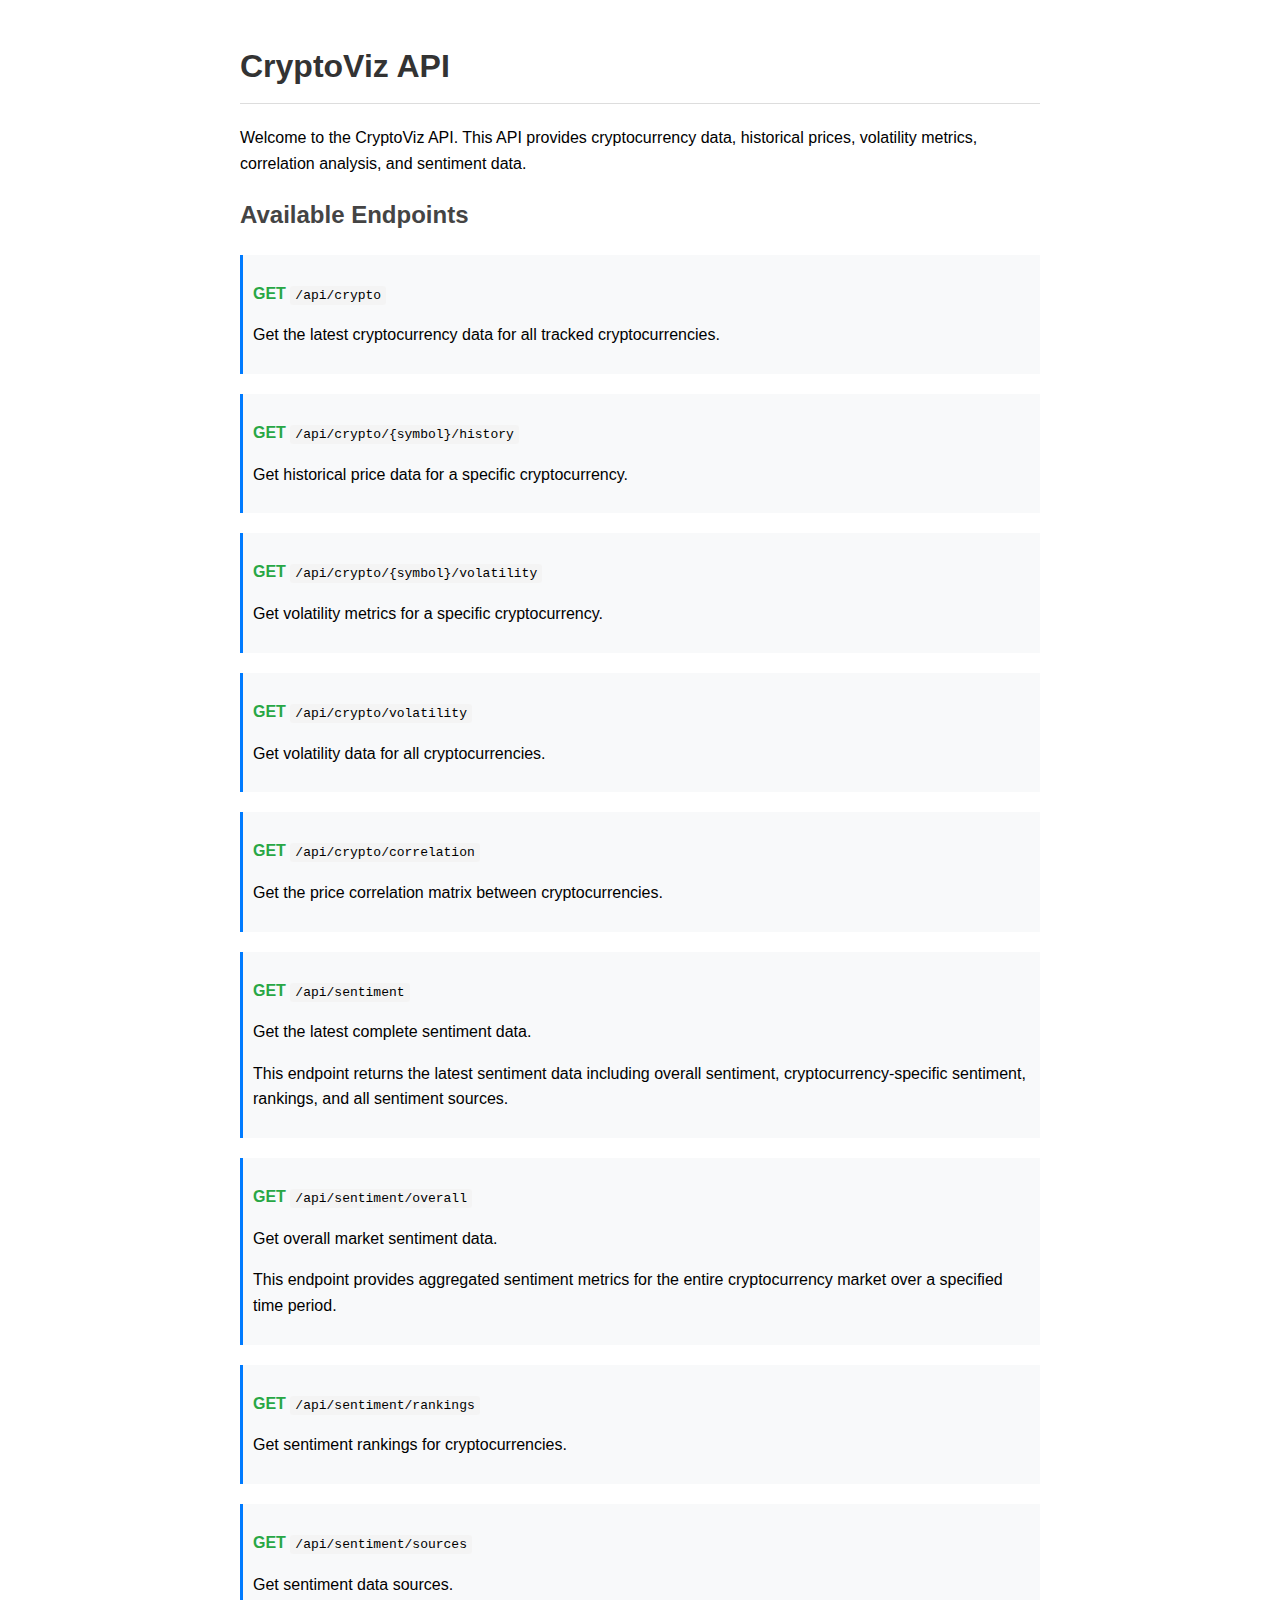
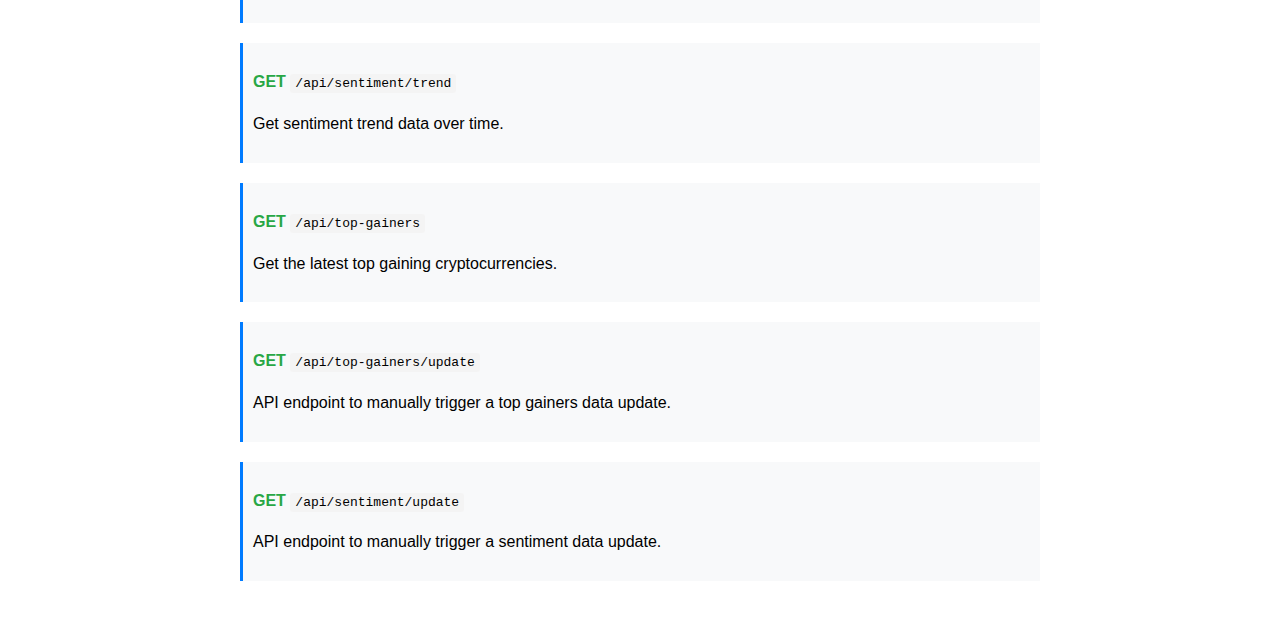
<file: crypto-backend/templates/index.html>
<!DOCTYPE html>
<html lang="en">
<head>
    <meta charset="UTF-8">
    <meta name="viewport" content="width=device-width, initial-scale=1.0">
    <title>CryptoViz API</title>
    <style>
        body {
            font-family: Arial, sans-serif;
            line-height: 1.6;
            max-width: 800px;
            margin: 0 auto;
            padding: 20px;
        }
        h1 {
            color: #333;
            border-bottom: 1px solid #ddd;
            padding-bottom: 10px;
        }
        h2 {
            color: #444;
            margin-top: 20px;
        }
        code {
            background-color: #f4f4f4;
            padding: 2px 5px;
            border-radius: 3px;
        }
        .endpoint {
            margin-bottom: 20px;
            padding: 10px;
            border-left: 3px solid #007bff;
            background-color: #f8f9fa;
        }
        .method {
            font-weight: bold;
            color: #28a745;
        }
    </style>
</head>
<body>
    <h1>CryptoViz API</h1>
    <p>Welcome to the CryptoViz API. This API provides cryptocurrency data, historical prices, volatility metrics, correlation analysis, and sentiment data.</p>
    
    <h2>Available Endpoints</h2>
    
    <div class="endpoint">
        <p><span class="method">GET</span> <code>/api/crypto</code></p>
        <p>Get the latest cryptocurrency data for all tracked cryptocurrencies.</p>
    </div>
    
    <div class="endpoint">
        <p><span class="method">GET</span> <code>/api/crypto/{symbol}/history</code></p>
        <p>Get historical price data for a specific cryptocurrency.</p>
    </div>
    
    <div class="endpoint">
        <p><span class="method">GET</span> <code>/api/crypto/{symbol}/volatility</code></p>
        <p>Get volatility metrics for a specific cryptocurrency.</p>
    </div>
    
    <div class="endpoint">
        <p><span class="method">GET</span> <code>/api/crypto/volatility</code></p>
        <p>Get volatility data for all cryptocurrencies.</p>
    </div>
    
    <div class="endpoint">
        <p><span class="method">GET</span> <code>/api/crypto/correlation</code></p>
        <p>Get the price correlation matrix between cryptocurrencies.</p>
    </div>
    
    <div class="endpoint">
        <p><span class="method">GET</span> <code>/api/sentiment</code></p>
        <p>Get the latest complete sentiment data.</p>
        <p>This endpoint returns the latest sentiment data including overall sentiment,
            cryptocurrency-specific sentiment, rankings, and all sentiment sources.</p>
    </div>
    
    <div class="endpoint">
        <p><span class="method">GET</span> <code>/api/sentiment/overall</code></p>
        <p>Get overall market sentiment data.</p>
        <p>This endpoint provides aggregated sentiment metrics for the entire cryptocurrency
            market over a specified time period.</p>
    </div>
    
    <div class="endpoint">
        <p><span class="method">GET</span> <code>/api/sentiment/rankings</code></p>
        <p>Get sentiment rankings for cryptocurrencies.</p>
    </div>

    <div class="endpoint">
        <p><span class="method">GET</span> <code>/api/sentiment/sources</code></p>
        <p>Get sentiment data sources.</p>
    </div>

    <div class="endpoint">
        <p><span class="method">GET</span> <code>/api/sentiment/trend</code></p>
        <p>Get sentiment trend data over time.</p>
    </div>
    
    <div class="endpoint">
        <p><span class="method">GET</span> <code>/api/top-gainers</code></p>
        <p>Get the latest top gaining cryptocurrencies.</p>
    </div>

    <div class="endpoint">
        <p><span class="method">GET</span> <code>/api/top-gainers/update</code></p>
        <p>API endpoint to manually trigger a top gainers data update.</p>
    </div>

    <div class="endpoint">
        <p><span class="method">GET</span> <code>/api/sentiment/update</code></p>
        <p>API endpoint to manually trigger a sentiment data update.</p>
    </div>
    
    </body>
</html>
</file>
